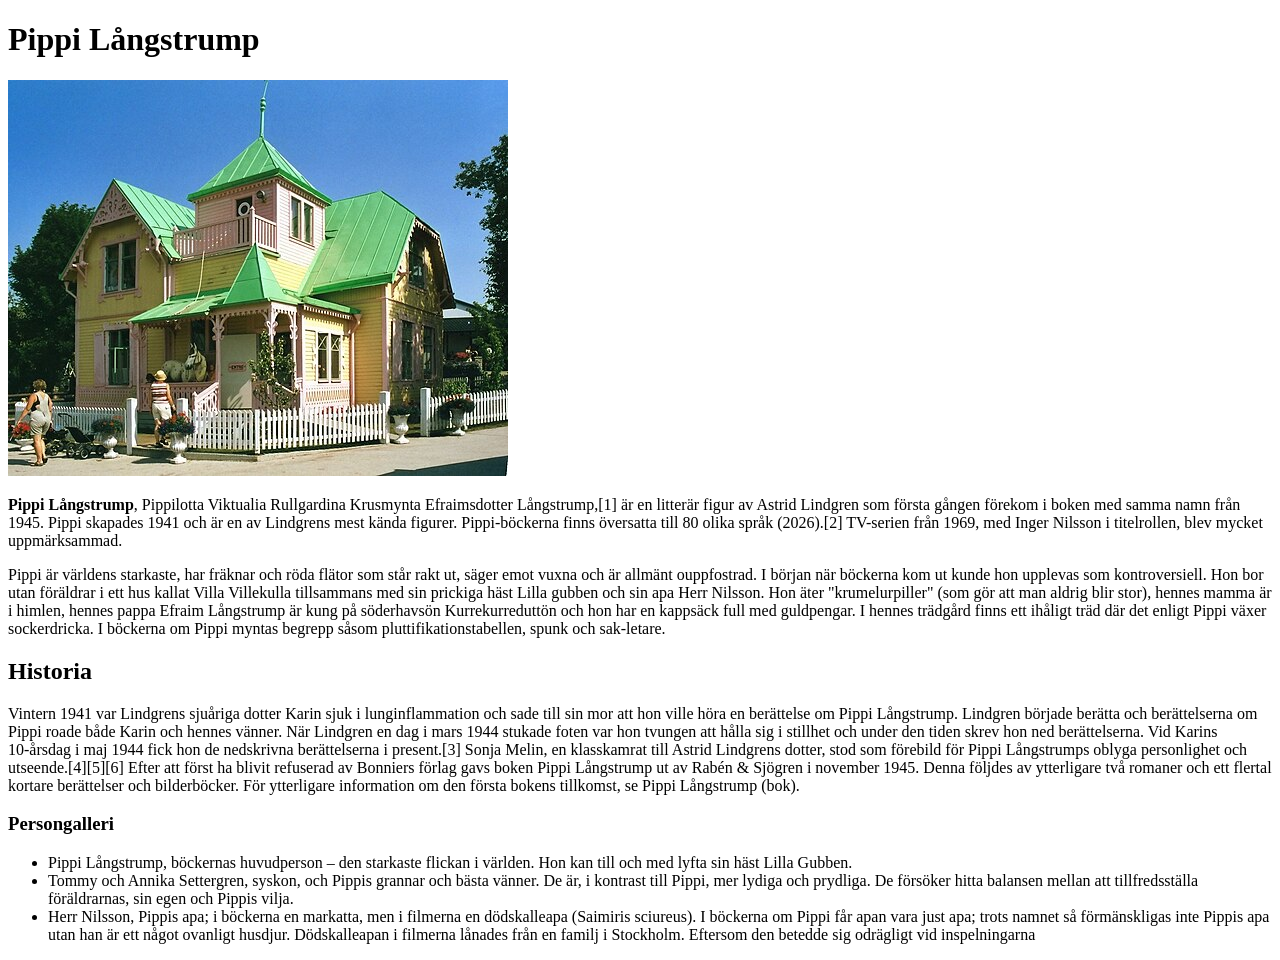
<file: index.html>
<!DOCTYPE html>
<html lang="en">

<head>
    <meta charset="UTF-8">
    <meta name="viewport" content="width=device-width, initial-scale=1.0">
    <title>Document</title>
</head>

<body>
    <H1>Pippi Långstrump</H1>
    <img src="/image.png" alt="villa Villekulla">
    <p><strong>Pippi Långstrump</strong>, Pippilotta Viktualia Rullgardina Krusmynta Efraimsdotter Långstrump,[1] är en litterär figur av
        Astrid Lindgren som första gången förekom i boken med samma namn från 1945. Pippi skapades 1941 och är en av
        Lindgrens mest kända figurer. Pippi-böckerna finns översatta till 80 olika språk (2026).[2] TV-serien från 1969,
        med Inger Nilsson i titelrollen, blev mycket uppmärksammad.</p>

    <p> Pippi är världens starkaste, har fräknar och röda flätor som står rakt ut, säger emot vuxna och är allmänt
        ouppfostrad. I början när böckerna kom ut kunde hon upplevas som kontroversiell. Hon bor utan föräldrar i ett
        hus kallat Villa Villekulla tillsammans med sin prickiga häst Lilla gubben och sin apa Herr Nilsson. Hon äter
        "krumelurpiller" (som gör att man aldrig blir stor), hennes mamma är i himlen, hennes pappa Efraim Långstrump är
        kung på söderhavsön Kurrekurreduttön och hon har en kappsäck full med guldpengar. I hennes trädgård finns ett
        ihåligt träd där det enligt Pippi växer sockerdricka. I böckerna om Pippi myntas begrepp såsom
        pluttifikationstabellen, spunk och sak-letare.</p>
    <h2>Historia</h2>
    <p>Vintern 1941 var Lindgrens sjuåriga dotter Karin sjuk i lunginflammation och sade till sin mor att hon ville höra
        en berättelse om Pippi Långstrump. Lindgren började berätta och berättelserna om Pippi roade både Karin och
        hennes vänner. När Lindgren en dag i mars 1944 stukade foten var hon tvungen att hålla sig i stillhet och under
        den tiden skrev hon ned berättelserna. Vid Karins 10-årsdag i maj 1944 fick hon de nedskrivna berättelserna i
        present.[3] Sonja Melin, en klasskamrat till Astrid Lindgrens dotter, stod som förebild för Pippi Långstrumps
        oblyga personlighet och utseende.[4][5][6]
        Efter att först ha blivit refuserad av Bonniers förlag gavs boken Pippi Långstrump ut av Rabén & Sjögren i
        november 1945. Denna följdes av ytterligare två romaner och ett flertal kortare berättelser och bilderböcker.

        För ytterligare information om den första bokens tillkomst, se Pippi Långstrump (bok).</p>
    <h3>Persongalleri</h3>
    <ul><li>Pippi Långstrump, böckernas huvudperson – den starkaste flickan i världen. Hon kan till och med lyfta sin häst Lilla Gubben.</li>
    <li>Tommy och Annika Settergren, syskon, och Pippis grannar och bästa vänner. De är, i kontrast till Pippi, mer lydiga och prydliga. De försöker hitta balansen mellan att tillfredsställa föräldrarnas, sin egen och Pippis vilja.</li>
    <li>Herr Nilsson, Pippis apa; i böckerna en markatta, men i filmerna en dödskalleapa (Saimiris sciureus). I böckerna om Pippi får apan vara just apa; trots namnet så förmänskligas inte Pippis apa utan han är ett något ovanligt husdjur. Dödskalleapan i filmerna lånades från en familj i Stockholm. Eftersom den betedde sig odrägligt vid inspelningarna</li> </ul>
    
</body>

</html>
</file>
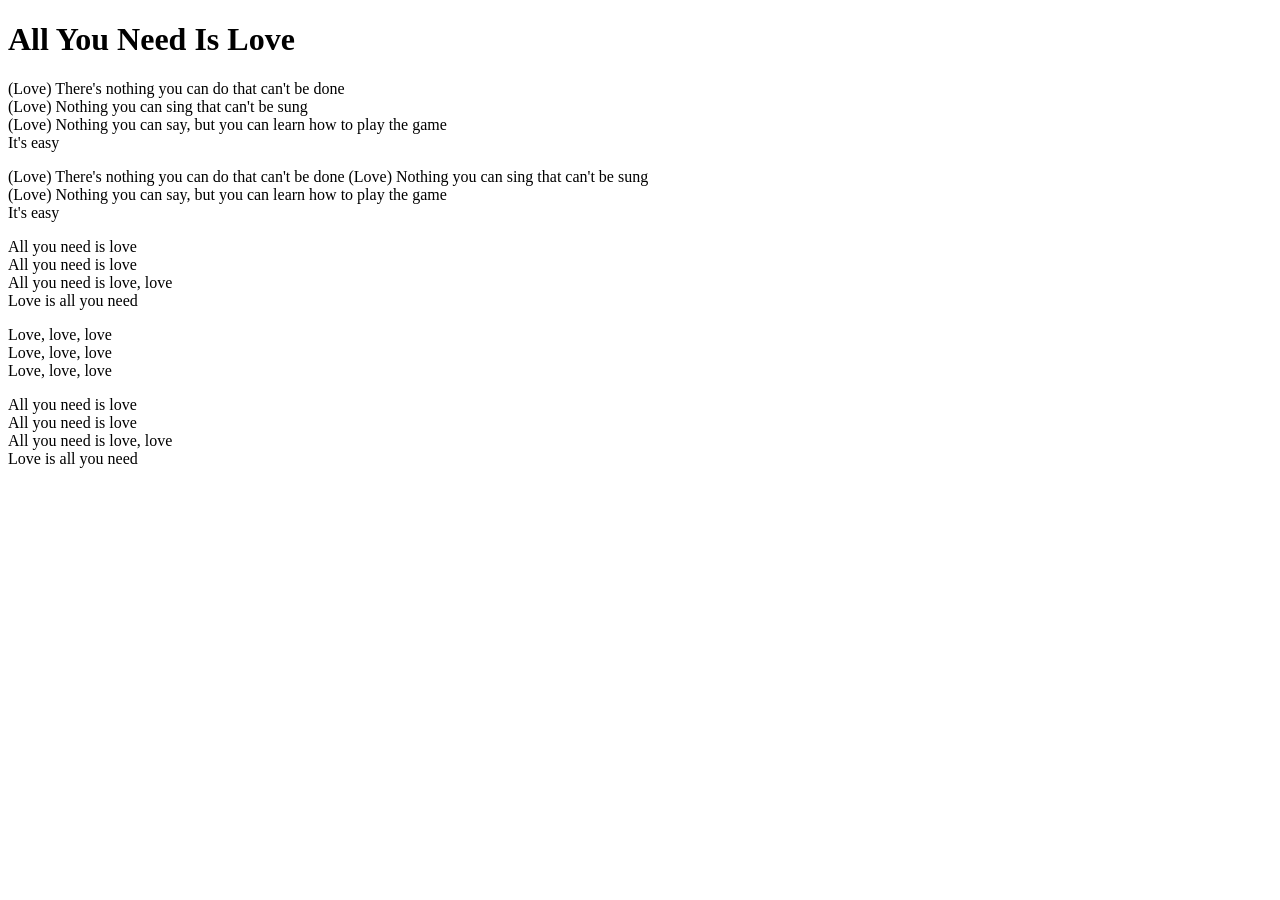
<file: kapitel -1/love/index.html>
<!DOCTYPE html>
<html lang="en">
<head>
    <meta charset="UTF-8">
    <meta name="viewport" content="width=device-width, initial-scale=1.0">
    <title>All You Need Is Love</title>
</head>
<body>
    <h1>All You Need Is Love</h1>
    <p>(Love) There's nothing you can do that can't be done <br>
    (Love) Nothing you can sing that can't be sung <br>
    (Love) Nothing you can say, but you can learn how to play the game <br>
    It's easy</p>
    <p>(Love) There's nothing you can do that can't be done
(Love) Nothing you can sing that can't be sung <br>
(Love) Nothing you can say, but you can learn how to play the game <br>
It's easy</p>
<p>All you need is love <br>
All you need is love <br>
All you need is love, love <br>
Love is all you need</p>
<p>Love, love, love <br>
Love, love, love <br>
Love, love, love</p>
<p>All you need is love <br>
All you need is love <br>
All you need is love, love <br>
Love is all you need</p>
</body>
</html>
</file>
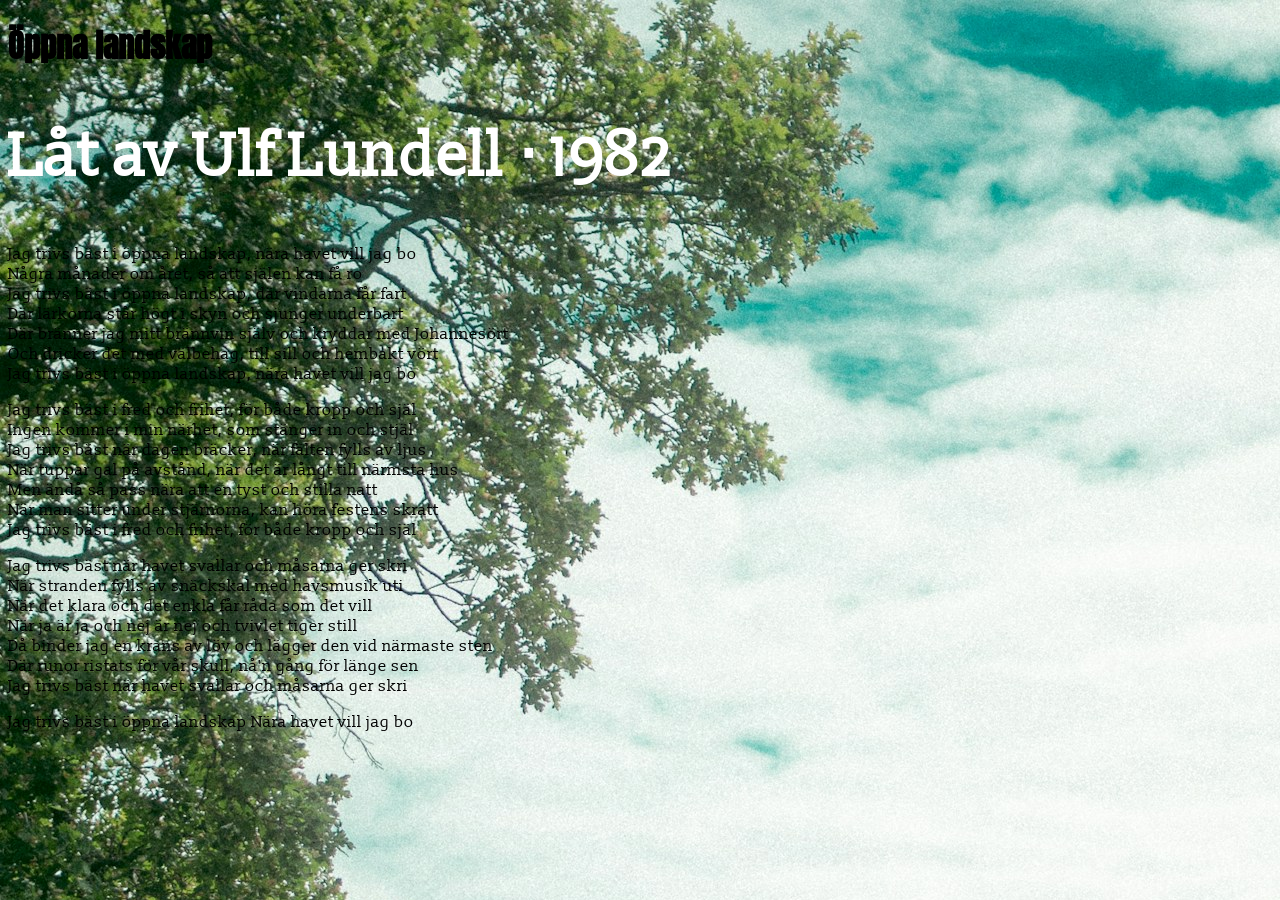
<file: kapitel -1/oppna-landskap/index.html>
<!DOCTYPE html>
<html lang="en">
<head>
    <meta charset="UTF-8">
    <meta name="viewport" content="width=device-width, initial-scale=1.0">
    <title>Document</title>
    <link rel="stylesheet" href="style.css">
</head>
<body>
    <h1>Öppna landskap</h1>
    <h2>Låt av Ulf Lundell ‧ 1982</h2>
    <p>Jag trivs bäst i öppna landskap, nära havet vill jag bo <br>
Några månader om året, så att själen kan få ro <br>
Jag trivs bäst i öppna landskap, där vindarna får fart <br>
Där lärkorna står högt i skyn och sjunger underbart <br>
Där bränner jag mitt brännvin själv och kryddar med Johannesört <br>
Och dricker det med välbehag, till sill och hembakt vört <br>
Jag trivs bäst i öppna landskap, nära havet vill jag bo</p>
<p>Jag trivs bäst i fred och frihet, för både kropp och själ <br> 
Ingen kommer i min närhet, som stänger in och stjäl <br> 
Jag trivs bäst när dagen bräcker, när fälten fylls av ljus <br> 
När tuppar gal på avstånd, när det är långt till närmsta hus <br> 
Men ändå så pass nära att en tyst och stilla natt <br> 
När man sitter under stjärnorna, kan höra festens skratt <br> 
Jag trivs bäst i fred och frihet, för både kropp och själ</p>
<p>Jag trivs bäst när havet svallar och måsarna ger skri <br>
När stranden fylls av snäckskal med havsmusik uti <br> 
När det klara och det enkla får råda som det vill <br> 
När ja är ja och nej är nej och tvivlet tiger still <br> 
Då binder jag en krans av löv och lägger den vid närmaste sten <br> 
Där runor ristats för vår skull, nå'n gång för länge sen <br> 
Jag trivs bäst när havet svallar och måsarna ger skri</p>
<p>Jag trivs bäst i öppna landskap
Nära havet vill jag bo</p>
<a href="https://www.google.com/goto?url=CAESVwHrOzAVM7B-vmmY_4hHNXP6S5468l0nc8-CetotCc11dDlXn4xddjC6JtAZ7g1nITwIaNc6768DAr02Xbte0_8ynBMSHYTKGhJYN40t1jjktycPJ2HH-w"></a>

</body>
</html>
</file>
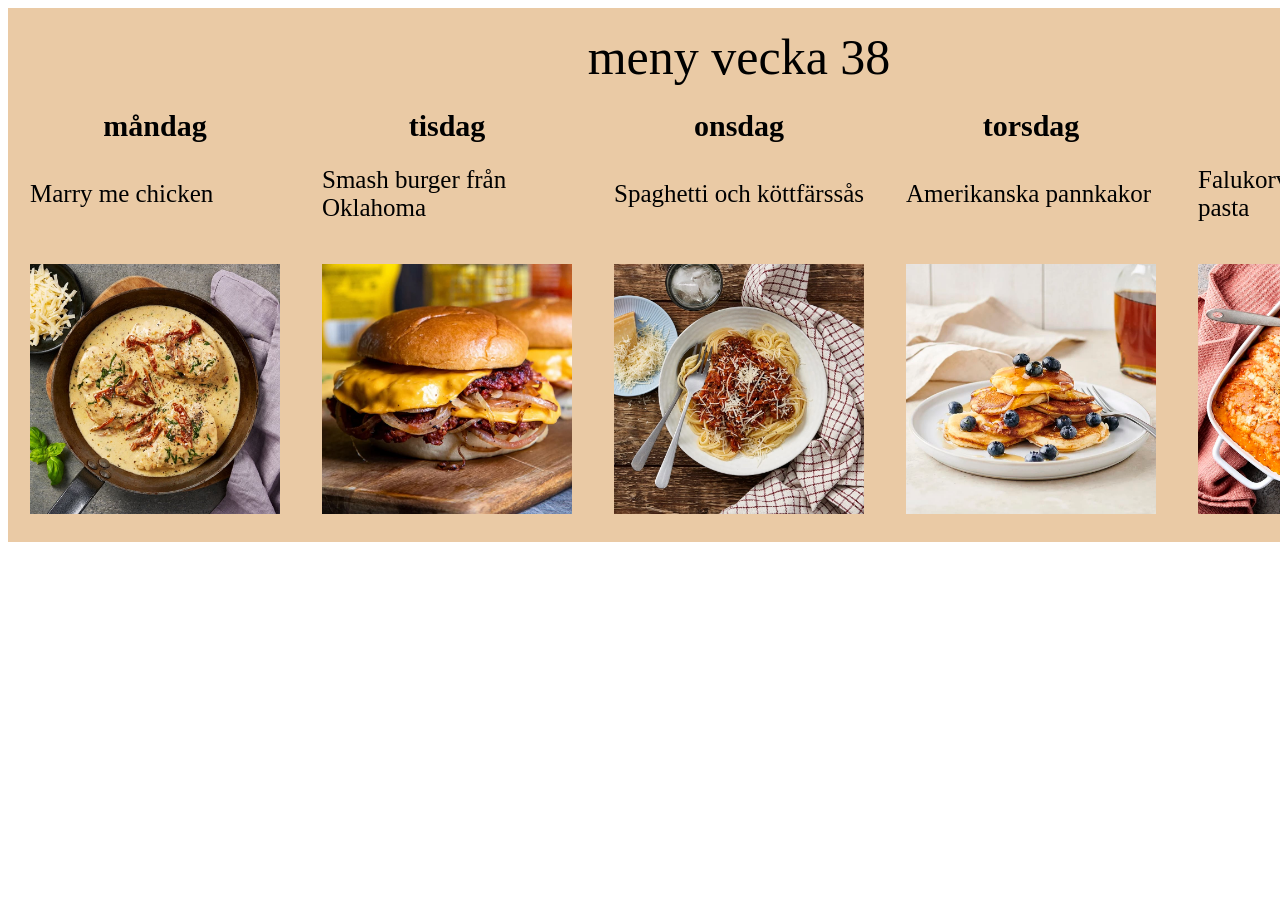
<file: kapitel -1/veckomeny/index.html>
<!DOCTYPE html>
<html lang="en">
<head>
    <meta charset="UTF-8">
    <meta name="viewport" content="width=device-width, initial-scale=1.0">
    <title>veckomeny 38</title>
    <link rel="stylesheet" href="style.css">
</head>
<body>
    <table>
        <caption>meny vecka 38</caption>
        <tr>
            <th>måndag</th>
            <th>tisdag</th>
            <th>onsdag</th>
            <th>torsdag</th>
            <th>fredag</th>
        </tr>
        <tr>
            <td>Marry me chicken</td>
            <td>Smash burger från Oklahoma</td>
            <td>Spaghetti och köttfärssås</td>
            <td>Amerikanska pannkakor</td>
            <td>Falukorvsgratäng med pasta</td>
        </tr>
        <tr>
            <td><img src="./bilder/marry_me_chicken.jpg" alt="" srcset=""></td>
            <td><img src="./bilder/smash_burger_fran_oklahoma.jpg" alt="" srcset=""></td>
            <td><img src="./bilder/hchsnpxo3gkm8zyzxp5j.jpg" alt="" srcset=""></td>
            <td><img src="./bilder/amerikanska_pannkakor.jpg" alt="" srcset=""></td>
            <td><img src="./bilder/nhs4nw9sl2id53anejp5.jpg" alt="" srcset=""></td>
        </tr>
    </table>
</body>
</html>
</file>
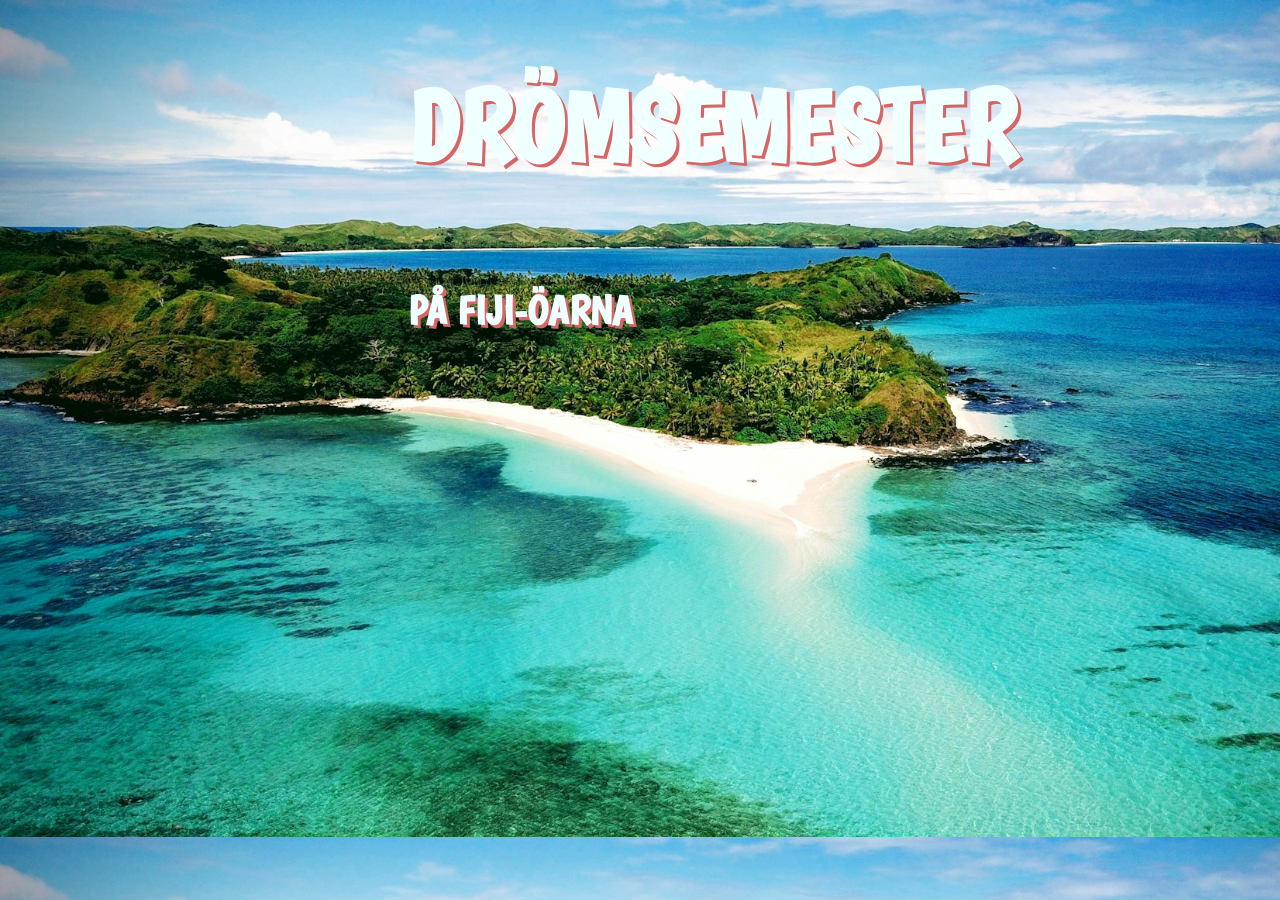
<file: kapitel-2/dromsemester/index.html>
<!DOCTYPE html>
<html lang="en">
<head>
    <meta charset="UTF-8">
    <meta name="viewport" content="width=, initial-scale=1.0">
    <title>Drömsemester</title>
    <link rel="stylesheet" href="style.css">
</head>
<body>
    <h1>Drömsemester</h1>
    <h2>på fiji-öarna</h2>
    <p><a href="#">se mer &raquo;</a></p>
</body>
</html>
</file>
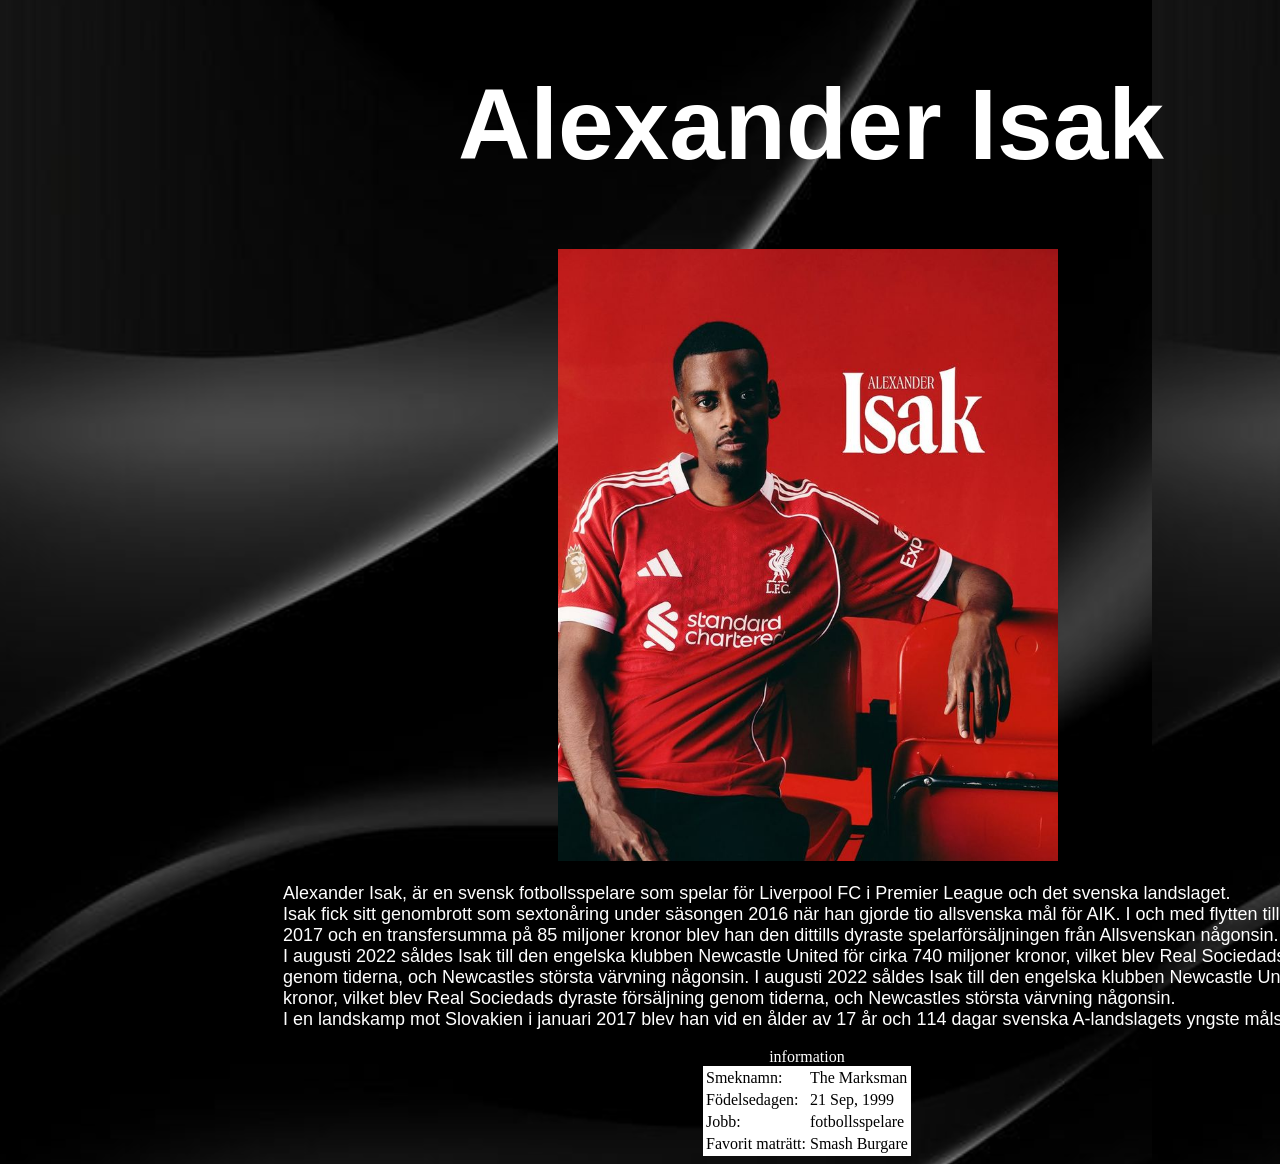
<file: kapitel-2/personportratt/index.html>
<!DOCTYPE html>
<html lang="en">
<head>
    <meta charset="UTF-8">
    <meta name="viewport" content="width=device-width, initial-scale=1.0">
    <title> Alexander Isak </title>
    <link rel="stylesheet" href="style.css">
</head>
<body>
   <h1>Alexander Isak</h1> 
   <img src="./bilder/image copy 2.png" alt="">
   <p> 
    Alexander Isak, är en svensk fotbollsspelare som spelar för Liverpool FC i Premier League och det svenska landslaget. <br>
Isak fick sitt genombrott som sextonåring under säsongen 2016 när han gjorde tio allsvenska mål för AIK. I och med flytten till Borussia Dortmund år 2017 och en transfersumma på 85 miljoner kronor blev han den dittills dyraste spelarförsäljningen från Allsvenskan någonsin. <br>
I augusti 2022 såldes Isak till den engelska klubben Newcastle United för cirka 740 miljoner kronor, vilket blev Real Sociedads dyraste försäljning genom tiderna, och Newcastles största värvning någonsin.  I augusti 2022 såldes Isak till den engelska klubben Newcastle United för cirka 740 miljoner kronor, vilket blev Real Sociedads dyraste försäljning genom tiderna, och Newcastles största värvning någonsin. <br>
I en landskamp mot Slovakien i januari 2017 blev han vid en ålder av 17 år och 114 dagar svenska A-landslagets yngste målskytt genom tiderna.[3]</p> 


<table>
    <caption> information</caption>
    <tr>
        <td>Smeknamn:</td>
        <td>The Marksman</td>
    </tr>
    <tr>
        <td> Födelsedagen:</td>
        <td>21 Sep, 1999</td>
    </tr>
    <tr>
        <td>Jobb:</td>
        <td>fotbollsspelare</td>
    </tr>
    <tr>
        <td> Favorit maträtt:</td>
        <td> Smash Burgare</td>
    </tr>
</table>


</body>
</html>
</file>
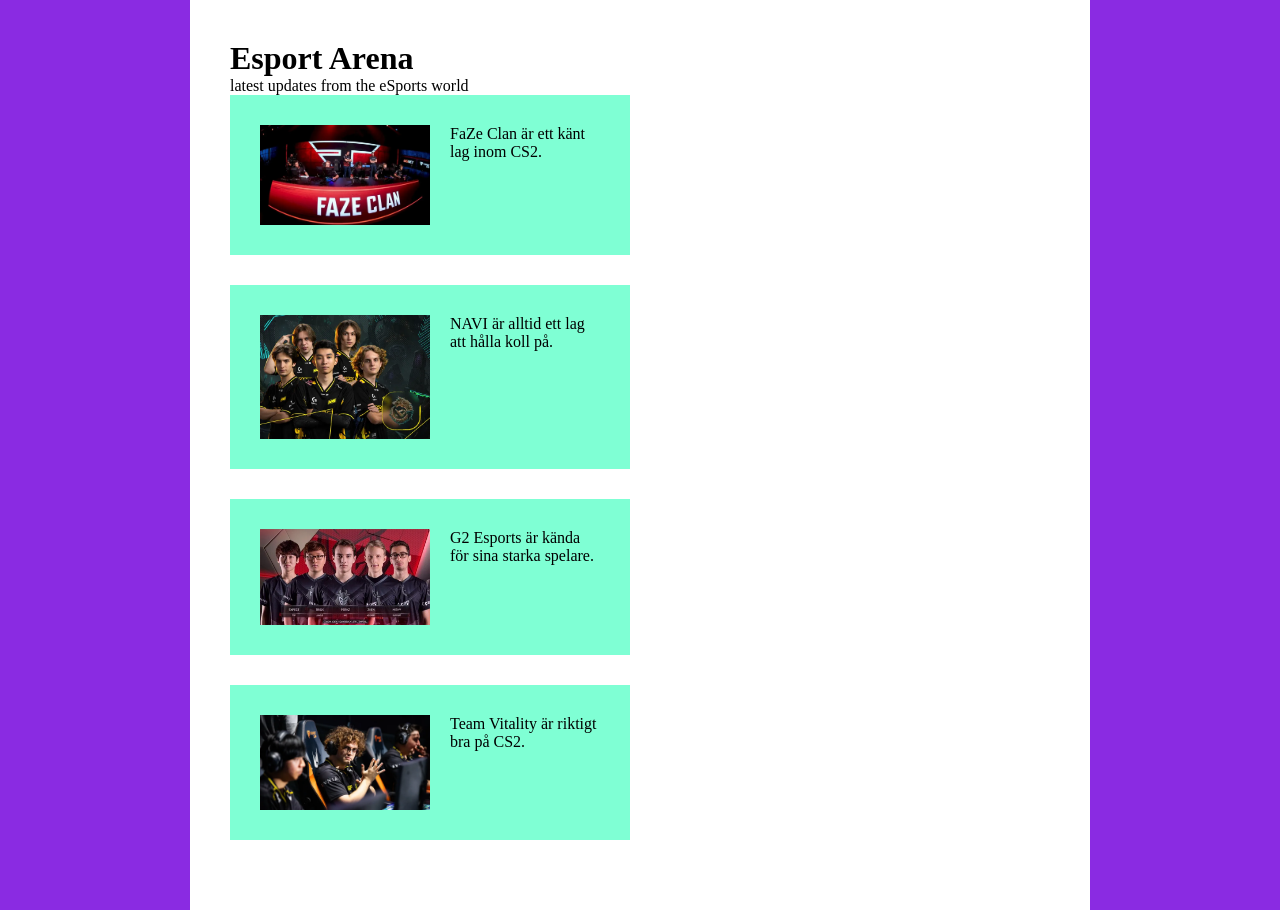
<file: kapitel-3/esport/index.html>
<!DOCTYPE html>
<html lang="en">
<head>
    <meta charset="UTF-8">
    <meta name="viewport" content="width=device-width, initial-scale=1.0">
    <title>Document</title>
    <link rel="stylesheet" href="style.css">
</head>
<body>
    <div class="kontainer">
       <h1>Esport Arena</h1>
        <p class="news">latest updates from the eSports world</p>
       <div class="ruta">
        <img src="./faze-clan-guys.webp" alt="">
        <p>FaZe Clan är ett känt lag inom CS2.</p>
    </div>
       <div class="ruta">
        <img src="./bilder/Site_548x400.webp" alt="">
        <p>NAVI är alltid ett lag att hålla koll på.</p>
    </div>
       <div class="ruta">
        <img src="./bilder/2f738bd4b31c87016bcbc7b52e7f9e2f0708ff60_url.webp" alt="">
        <p>G2 Esports är kända för sina starka spelare.</p>
    </div>
    <div class="ruta">
        <img src="./bilder/image.webp" alt="">
        <p>Team Vitality är riktigt bra på CS2.</p>
    </div>
</div>
    
</body>
</html>
</file>
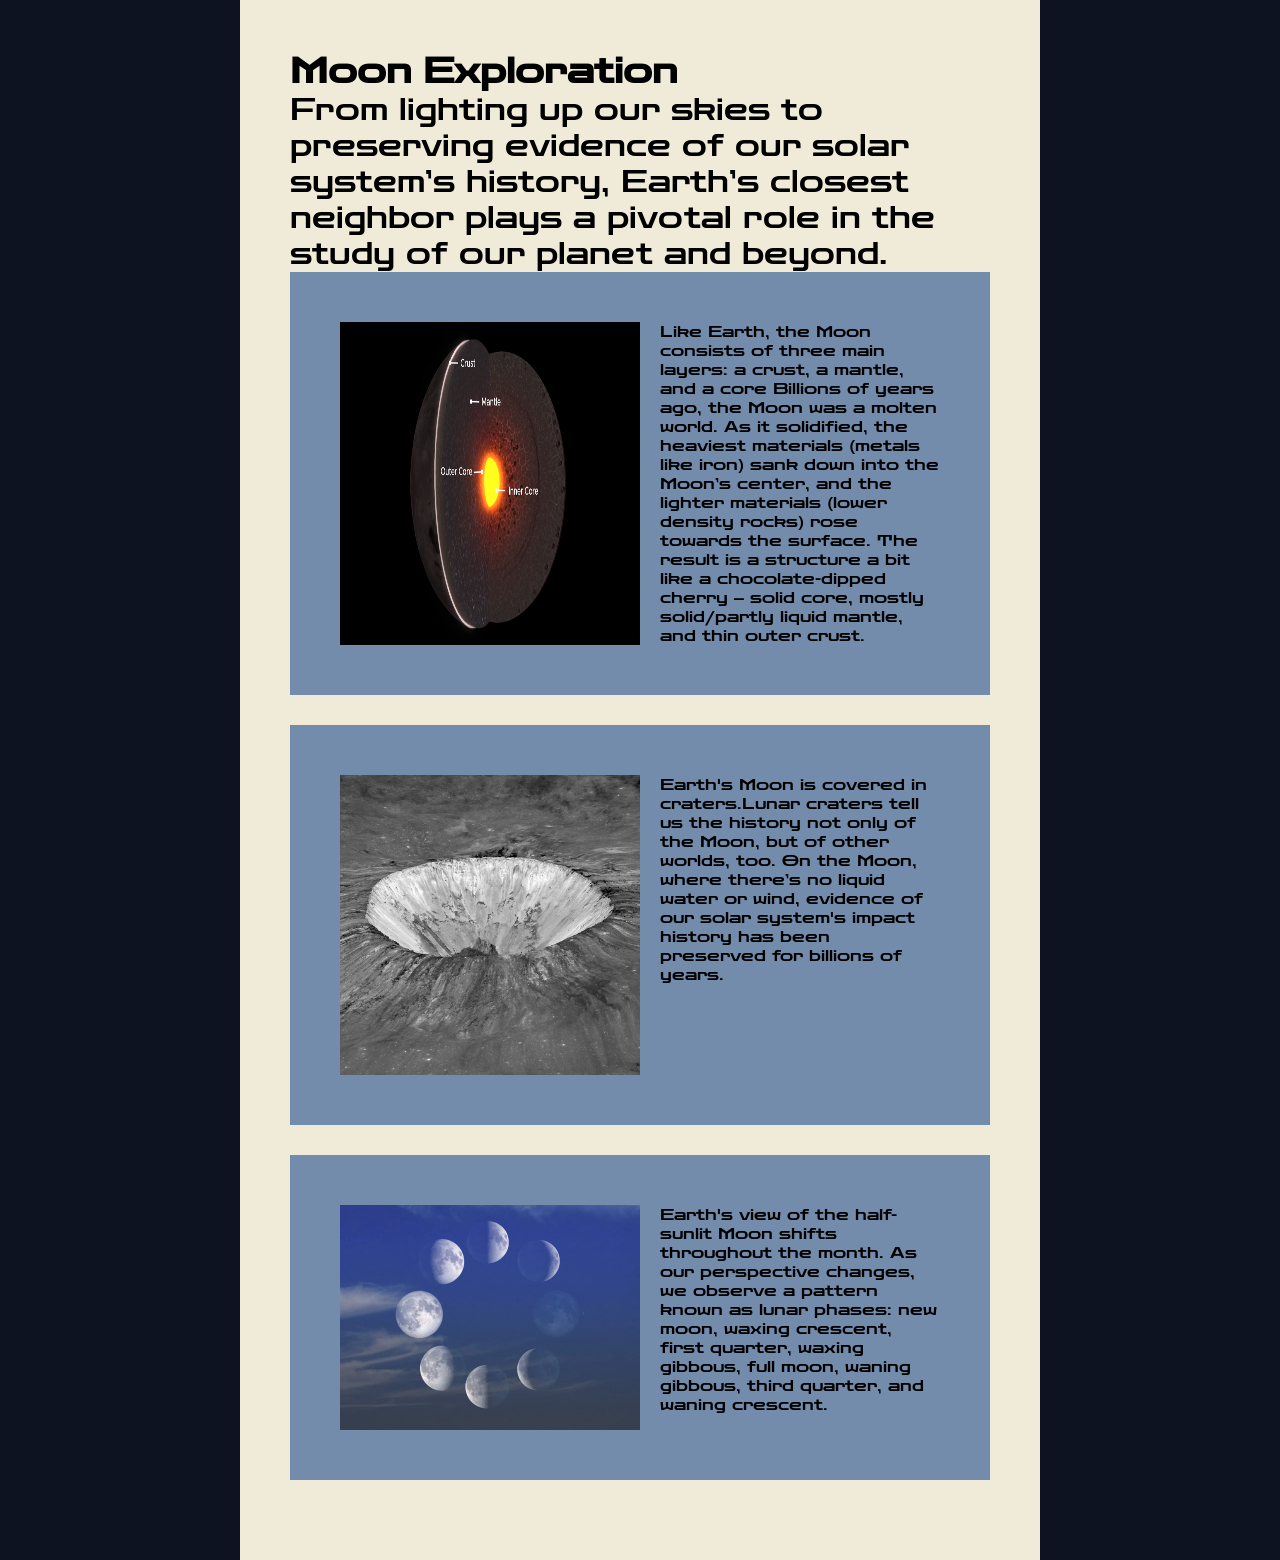
<file: kapitel-3/galleri/index.html>
<!DOCTYPE html>
<html lang="en">
<head>
    <meta charset="UTF-8">
    <meta name="viewport" content="width=device-width, initial-scale=1.0">
    <title>gallery</title>
    <link rel="stylesheet" href="style.css">
</head>
<body>
    <div class="kontainer">
      <h1>Moon Exploration</h1>
      <p class="intro">From lighting up our skies to preserving evidence of our solar system’s history, Earth’s closest neighbor plays a pivotal role in the study of our planet and beyond.</p>
      <div class="box">
        <img src="./bilder/Moon-Composition-homepage.png" alt="">
        <p class="bildtext">Like Earth, the Moon consists of three main layers: a crust, a mantle, and a core
    Billions of years ago, the Moon was a molten world. As it solidified, the heaviest materials (metals like iron) sank down into the Moon’s center, and the lighter materials (lower density rocks) rose towards the surface. The result is a structure a bit like a chocolate-dipped cherry – solid core, mostly solid/partly liquid mantle, and thin outer crust.</p>
      </div>
      <div class="box">
        <img src="./bilder/pierazzo-crater.webp" alt="">
        <p class="bildtext">Earth's Moon is covered in craters.Lunar craters tell us the history not only of the Moon, but of other worlds, too. On the Moon, where there’s no liquid water or wind, evidence of our solar system's impact history has been preserved for billions of years.</p>
      </div>
      <div class="box">
        <img src="./bilder/preview-moon-phases.webp" alt="">
        <p class="bildtext">Earth's view of the half-sunlit Moon shifts throughout the month. As our perspective changes, we observe a pattern known as lunar phases: new moon, waxing crescent, first quarter, waxing gibbous, full moon, waning gibbous, third quarter, and waning crescent.</p>
      </div>
    </div>
</body>
</html>
</file>
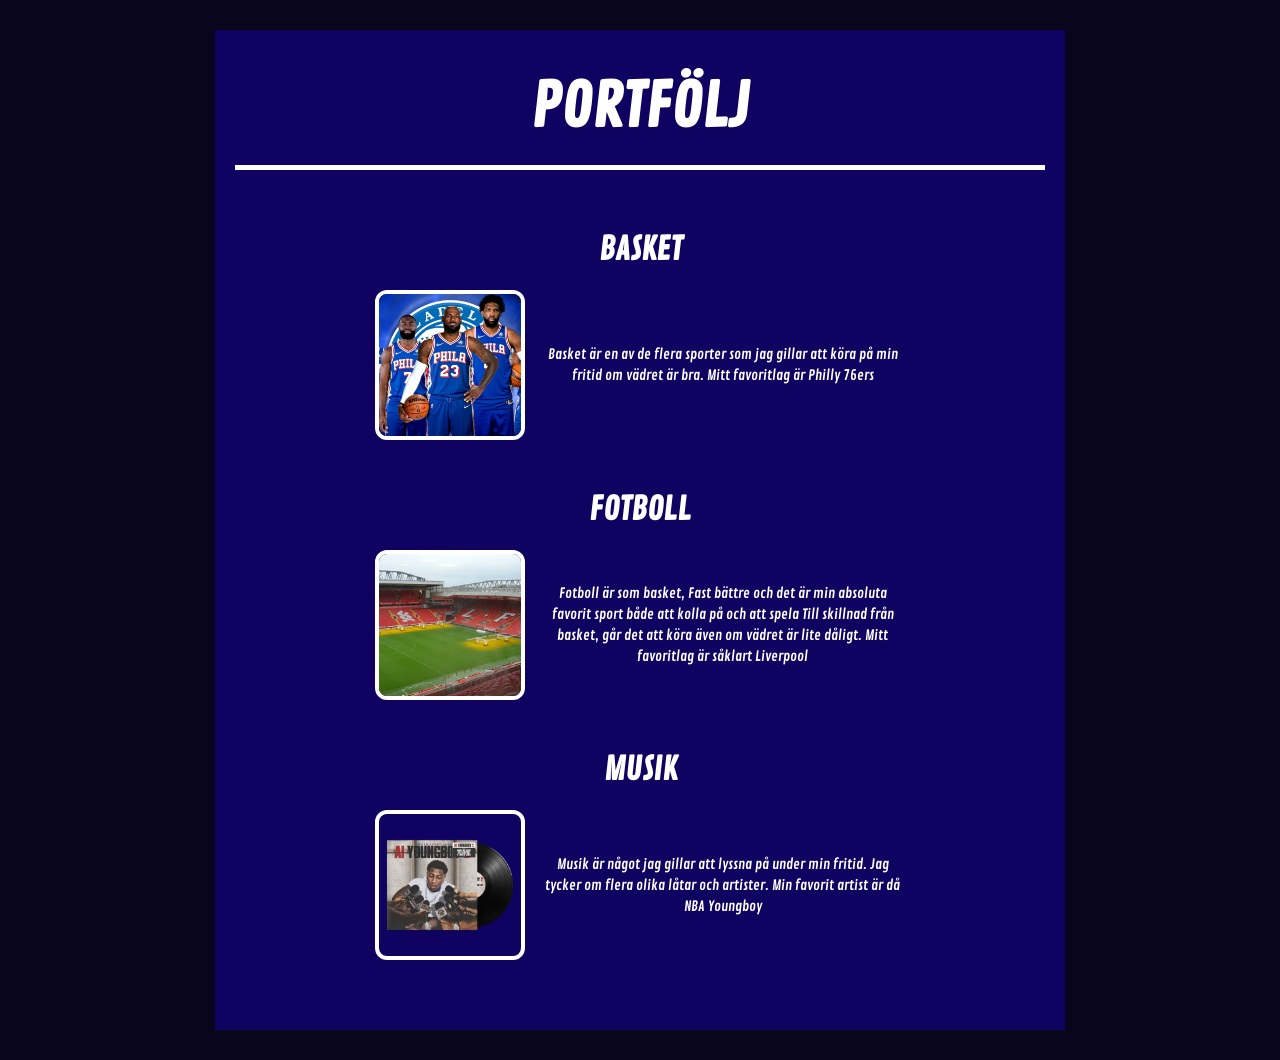
<file: kapitel-3/min portfolio/index.html>
<!DOCTYPE html>
<html lang="en">
<head>
    <meta charset="UTF-8">
    <meta name="viewport" content="width=device-width, initial-scale=1.0">
    <title>Document</title>
    <link rel="stylesheet" href="style.css">
</head>
<body>
    
<div class="portfolio">

    <h1>PORTFÖLJ</h1>

    <div class="intresse">
        <h2>BASKET</h2>

        <div class="flex-container">
            <img src="./bilder/s-l1600.webp" alt="Basket">
            <p>
                Basket är en av de flera sporter
                som jag gillar att köra på min
                fritid om vädret är bra. Mitt favoritlag är Philly 76ers
            </p>
        </div>
    </div>

    <div class="intresse">
        <h2>FOTBOLL</h2>

        <div class="flex-container">
            <img src="./bilder/hero-large-1920w.webp" alt="Fotboll">
            <p>
                Fotboll är som basket, Fast bättre och det är min absoluta favorit sport både att kolla på och att spela
                Till skillnad från basket,
                går det att köra även om vädret
                är lite dåligt. Mitt favoritlag är såklart Liverpool
            </p>
        </div>
    </div>

    <div class="intresse">
        <h2>MUSIK</h2>

        <div class="flex-container">
            <img src="./bilder/aiyoungboyvinyl.webp" alt="Musik">
            <p>
                Musik är något jag gillar att
                lyssna på under min fritid.
                Jag tycker om flera olika låtar
                och artister. Min favorit artist är då NBA Youngboy
            </p>
        </div>
    </div>

</div>

</body>
</html>
</file>
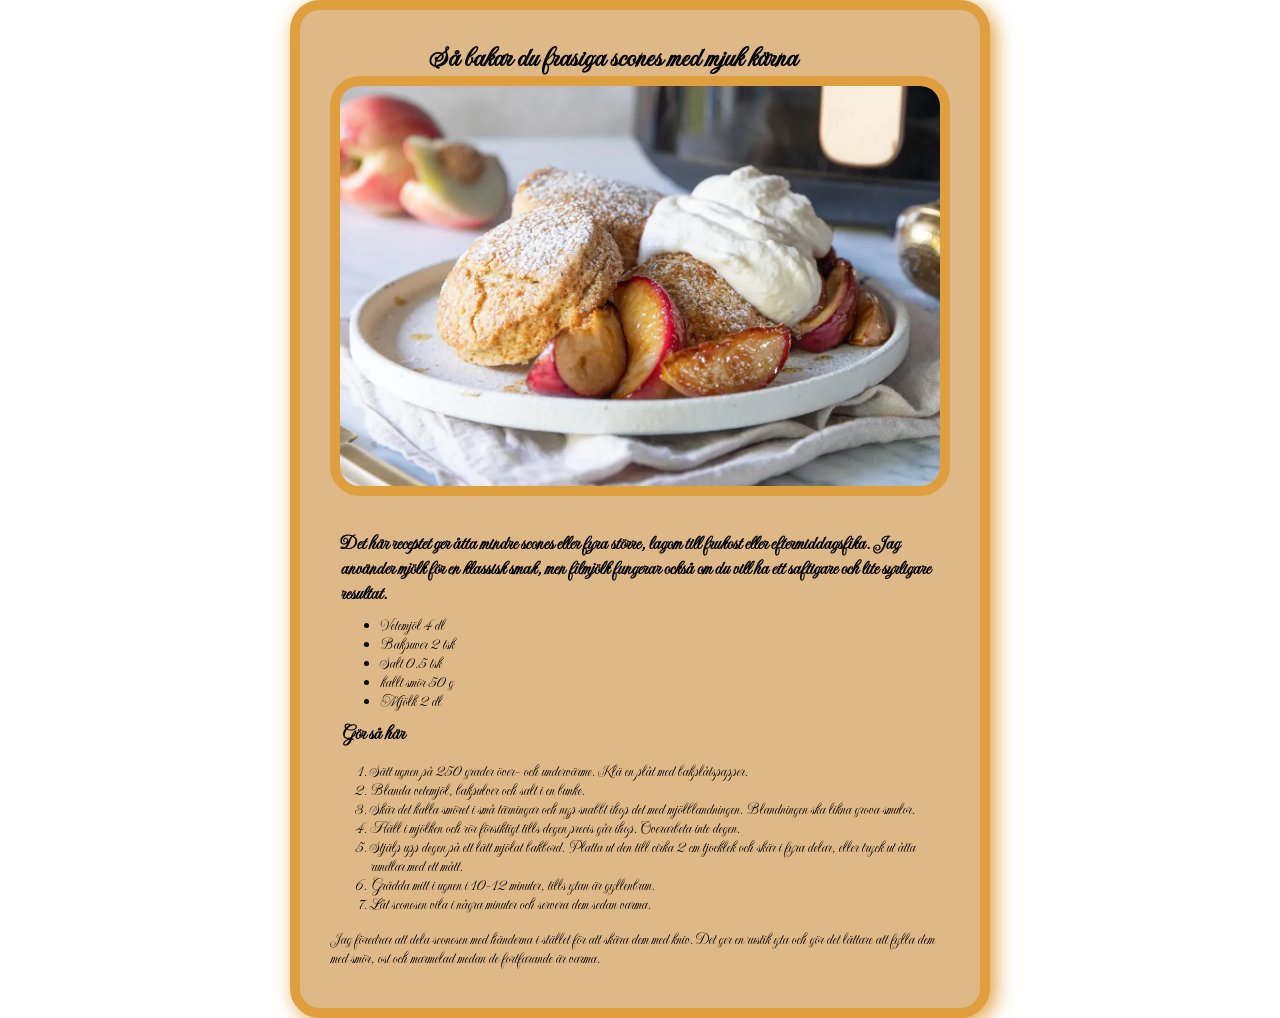
<file: kapitel-3/scones/index.html>
<!DOCTYPE html>
<html lang="en">

<head>
    <meta charset="UTF-8">
    <meta name="viewport" content="width=device-width, initial-scale=1.0">
    <title>Document</title>
    <link rel="stylesheet" href="style.css">
</head>

<body>
    <div>
        <h1>Så bakar du frasiga scones med mjuk kärna</h1>
        <img src="./bilder/scones-i-airfryer-enkelt-recept-med-gyllenbrun-yta.webp" alt="">
        <h2>Det här receptet ger åtta mindre scones eller fyra större, lagom till frukost eller eftermiddagsfika. Jag
            använder mjölk för en klassisk smak, men filmjölk fungerar också om du vill ha ett saftigare och lite
            syrligare resultat.</h2>
        <ul>
            <li>Vetemjöl 4 dl</li>
            <li>Bakpuver 2 tsk</li>
            <li>Salt 0.5 tsk</li>
            <li>kallt smör 50 g</li>
            <li>Mjölk 2 dl</li>
        </ul>
        <h2>Gör så här</h2>
        <ol>
            <li>Sätt ugnen på 250 grader över- och undervärme. Klä en plåt med bakplåtspapper.</li>
            <li>Blanda vetemjöl, bakpulver och salt i en bunke.</li>
            <li>Skär det kalla smöret i små tärningar och nyp snabbt ihop det med mjölblandningen. Blandningen ska likna
                grova smulor.</li>
            <li>Häll i mjölken och rör försiktigt tills degen precis går ihop. Överarbeta inte degen.</li>
            <li>Stjälp upp degen på ett lätt mjölat bakbord. Platta ut den till cirka 2 cm tjocklek och skär i fyra
                delar, eller tryck ut åtta rundlar med ett mått.</li>
            <li>Grädda mitt i ugnen i 10-12 minuter, tills ytan är gyllenbrun.</li>
            <li>Låt sconesen vila i några minuter och servera dem sedan varma.</li>
        </ol>
        <p>Jag föredrar att dela sconesen med händerna i stället för att skära dem med kniv. Det ger en rustik yta och
            gör det lättare att fylla dem med smör, ost och marmelad medan de fortfarande är varma.</p>
    </div>
</body>

</html>
</file>
<file: kapitel -1/oppna-landskap/style.css>
@import url('https://fonts.googleapis.com/css2?family=Anton&family=Slabo+13px&display=swap');
 body {background-image: url(./bilder/davide-biscuso-MAs60jlt64U-unsplash.jpg);}
h1 {font-family: "Anton", sans-serif;}
h2 { font-family: "Slabo 13px", serif; color: white; font-size: 60px;}
p { font-family: "Slabo 13px", serif;}
a {}
</file>
<file: kapitel -1/veckomeny/style.css>
body {}
table {
    background-color: #eacaa5;
}
caption {
    background-color: #eacaa5;
    font-size: 50px;
    padding: 20px;
}
tr {
    font-size: 14px;
}
th {
    font-size: 30px;
}
td {
    font-size: 25px;
    padding: 20px;
}
img {
    width: 250px;
}
</file>
<file: kapitel-2/dromsemester/style.css>
@import url('https://fonts.googleapis.com/css2?family=Boogaloo&display=swap');
body {
    background-image: url(./bilder/max-WZM9IcX5plw-unsplash.jpg);
    background-size: cover;
}
h1 {
    color: azure;
    font-family: "Boogaloo", sans-serif;
    font-size: 100px;
    text-transform: uppercase;
    text-shadow: 3px 3px 0 rgb(214, 101, 101);
    margin-left: 400px;
    
}
h2 {
    color: azure;
    font-family: "Boogaloo", sans-serif;
    font-size: 40px;
    text-transform: uppercase;
    text-shadow: 3px 3px 0 rgb(214, 101, 101);
    margin-left: 400px;
    margin-top: 100px;
}
p {
    margin-left: 1300px;
    margin-top: 400px;
}
a {
    color: azure;
    font-family: sans-serif;
    font-size: 25px;
    text-decoration: none;
    background-color: #e57171;
    padding: 10px 40px 10px 40px;
    border-radius: 5px;
}
</file>
<file: kapitel-2/personportratt/style.css>
body {
background-image: url(./bilder/image\ copy.png);
}
h1 {
  font-family: "Boogaloo", sans-serif;
  font-size:  100px;
  margin-left: 450px;
  color: white;
}
p { width: 1200px;
    font-family: "Boogaloo", sans-serif;
    margin-left: 275px;
    font-size: 18px;
    color: white;
    
}
table{
    margin-left: 695px;
    background-color: white;

}
img{
    width: 500px;
    margin-left: 550px;
}
caption{
    margin-right: 00px;
    background-color: #000000;
    -webkit-text-fill-color: white;
}
</file>
<file: kapitel-3/esport/style.css>
/* Enkel CSS-reset */
html {
    box-sizing: border-box;
}
*, *:before, *:after {
    box-sizing: inherit;
}
body, h1, h2, h3, h4, h5, h6, p, ul {
    margin: 0;
    padding: 0;
}
img {
    max-width: 100%;
    height: auto;
}

body{
    background-color: blueviolet;
}

.kontainer {
    background-color: #fff;
    width: 900px;
    padding: 40px;
    margin-left: auto;
    margin-right: auto;
}

/* titel */
h1 {}
.nyheter {}

/* rutorna */
.kolumner {
    display: flex;
    gap: 40px;
}
.ruta {
    background-color: aquamarine;
    padding: 30px;
    width: 400px;
    display: flex;
    gap: 20px;
    margin-bottom: 30px;

}
.bildtext {
    
}
img{
    width: 50%;
}
</file>
<file: kapitel-3/galleri/style.css>
@import url('https://fonts.googleapis.com/css2?family=Zen+Dots&display=swap');

:root {
    --ink-black: #0d1321ff;
--deep-space-blue: #1d2d44ff;
--blue-slate: #3e5c76ff;
--dusty-denim: #748cabff;
--eggshell: #f0ebd8ff;
}
/* Enkel CSS-reset */
html {
    box-sizing: border-box;
}
*, *:before, *:after {
    box-sizing: inherit;
}
body, h1, h2, h3, h4, h5, h6, p, ul {
    margin: 0;
    padding: 0;
}
img {
    max-width: 100%;
    height: auto;
}
/* Sidans utseende */
body{
    background-color: var(--ink-black);
}
div.kontainer {
     font-family: "Zen Dots", sans-serif;
     width: 800px;
     background-color: var(--eggshell);
     margin-left: auto;
     margin-right: auto;
     padding: 50px;
}


/*sidans. rubrik och intro */
h1 {
     font-family: "Zen Dots", sans-serif;
    font-size: 35px;
}
p.intro {
    font-size: 30px;
}

/* boxarnas utseende */
div.box {
    background-color: var(--dusty-denim);
    padding: 50px;
    margin-bottom: 30px;
    display: flex;
    gap: 20px;
}
.right {
    flex-direction: row-reverse;
}
img {
    width: 50%;
}
p.bildtext {}
</file>
<file: kapitel-3/min portfolio/style.css>
@import url('https://fonts.googleapis.com/css2?family=Contrail+One&display=swap');
/* Enkel CSS-reset */
html {
    box-sizing: border-box;
}
*, *:before, *:after {
    box-sizing: inherit;
}
body, h1, h2, h3, h4, h5, h6, p, ul {
    margin: 0;
    padding: 0;
}
img {
    max-width: 100%;
    height: auto;
}

body {
    background-color: #08051c;
    font-family: "Contrail One", sans-serif;
    font-weight: 400;
    font-style: normal;
    color: white;
    margin: 0;
    padding: 30px 10px;
}


.portfolio {
    width: 95%;
    max-width: 850px;
    margin: auto;
    padding: 20px;
    box-sizing: border-box;
    background-color: #0f0260;
    text-align: center;

}

.portfolio h1 {
    color: white;
    text-align: center;
    font-size: 60px;
    margin-top: 20px;
    margin-bottom: 60px;
    padding-bottom: 20px;
    border-bottom: 5px solid white;
}


.intresse {
    margin-top: 40px;
    margin-bottom: 50px;
}


.intresse h2 {
    color: white;
    text-align: center;
    font-size: 32px;
    margin-bottom: 20px;
}


.flex-container {
    display: flex;
    justify-content: space-evenly;
    align-items: center;
    gap: 30px;
}

/* Bilder */
.flex-container img {
    width: 250px;
    height: 165px;
    object-fit: cover;
    border: 4px solid white;
    border-radius: 12px;
    margin: 0;
}

/* Text */
.flex-container p {
    width: 220px;
    color: white;
    text-align: center;
    font-size: 17px;
    line-height: 1.5;
}


.flex-container {
    display: flex;
    justify-content: center;
    align-items: center;
    gap: 15px;
}

.flex-container img {
    width: 150px;
    height: 150px;
    border: 4px solid white;
    border-radius: 12px;

}

.flex-container p {
    width: 45%;
    font-size: 14px;
}
</file>
<file: kapitel-3/scones/style.css>
@import url('https://fonts.googleapis.com/css2?family=Imperial+Script&display=swap');
/* Enkel CSS-reset */
html {
    box-sizing: border-box;
}
*, *:before, *:after {
    box-sizing: inherit;
}
body, h1, h2, h3, h4, h5, h6, p, ul {
    margin: 0;
    padding: 0;
}
/* sidans utseende */
div{
    font-family: "Imperial Script", cursive;
    width: 700px;
    padding: 30px;
    margin-left: auto;
    margin-right: auto;
    background-color: burlywood;
    border: 10px solid #e09f3e;
    border-radius: 30px;
    box-shadow: 5px 5px 20px #e09f3e;

}
/*  innehållets useende */
h1{
    font-size: 30px;
    margin-left: 100px;
}
img{
    width: 100%;
    margin-bottom: 20px;
    border: 10px solid #e09f3e;
    border-radius: 30px;
    
}
h2{
    font-size: 20px;
    margin: 10px;
}
p{
    margin-bottom: 10px;
}
ul{
    margin-left: 50px;
}
li{}
ol{}
a{
    color: #9e2a2b;
}
</file>
